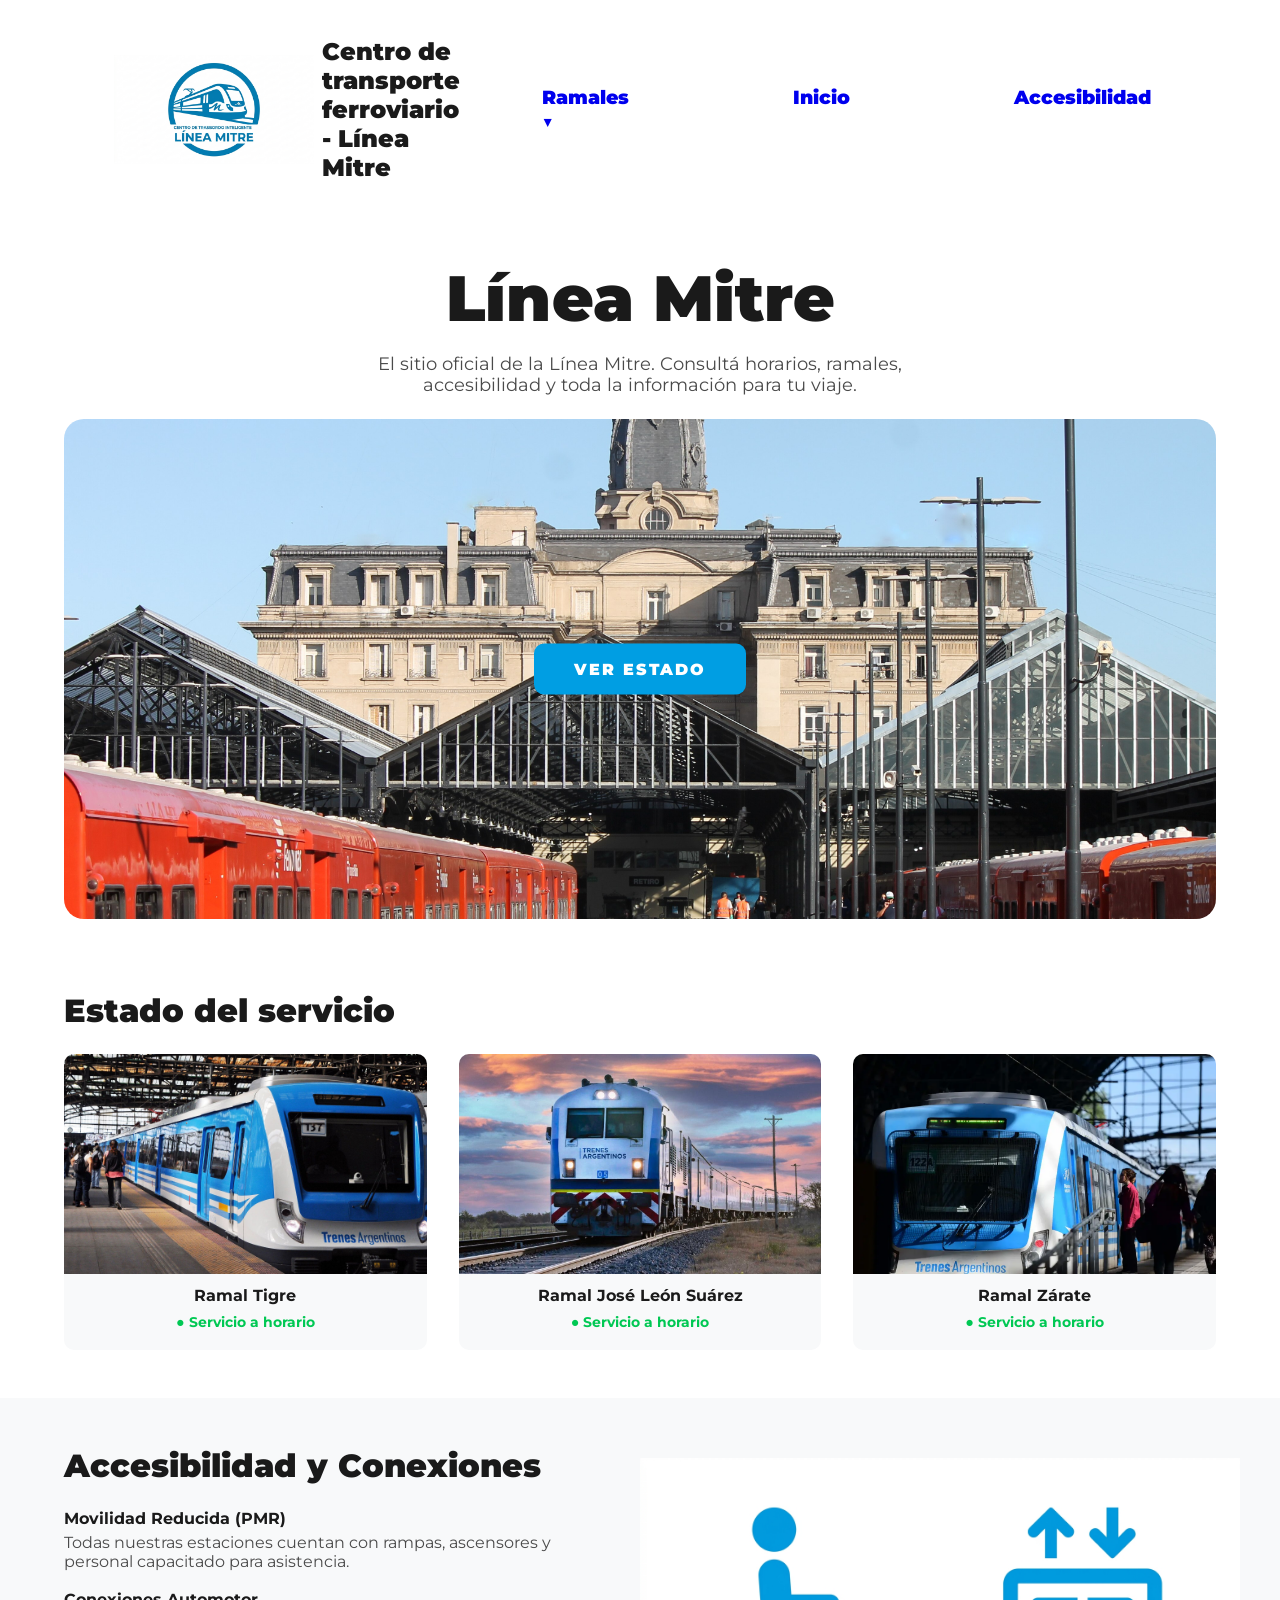
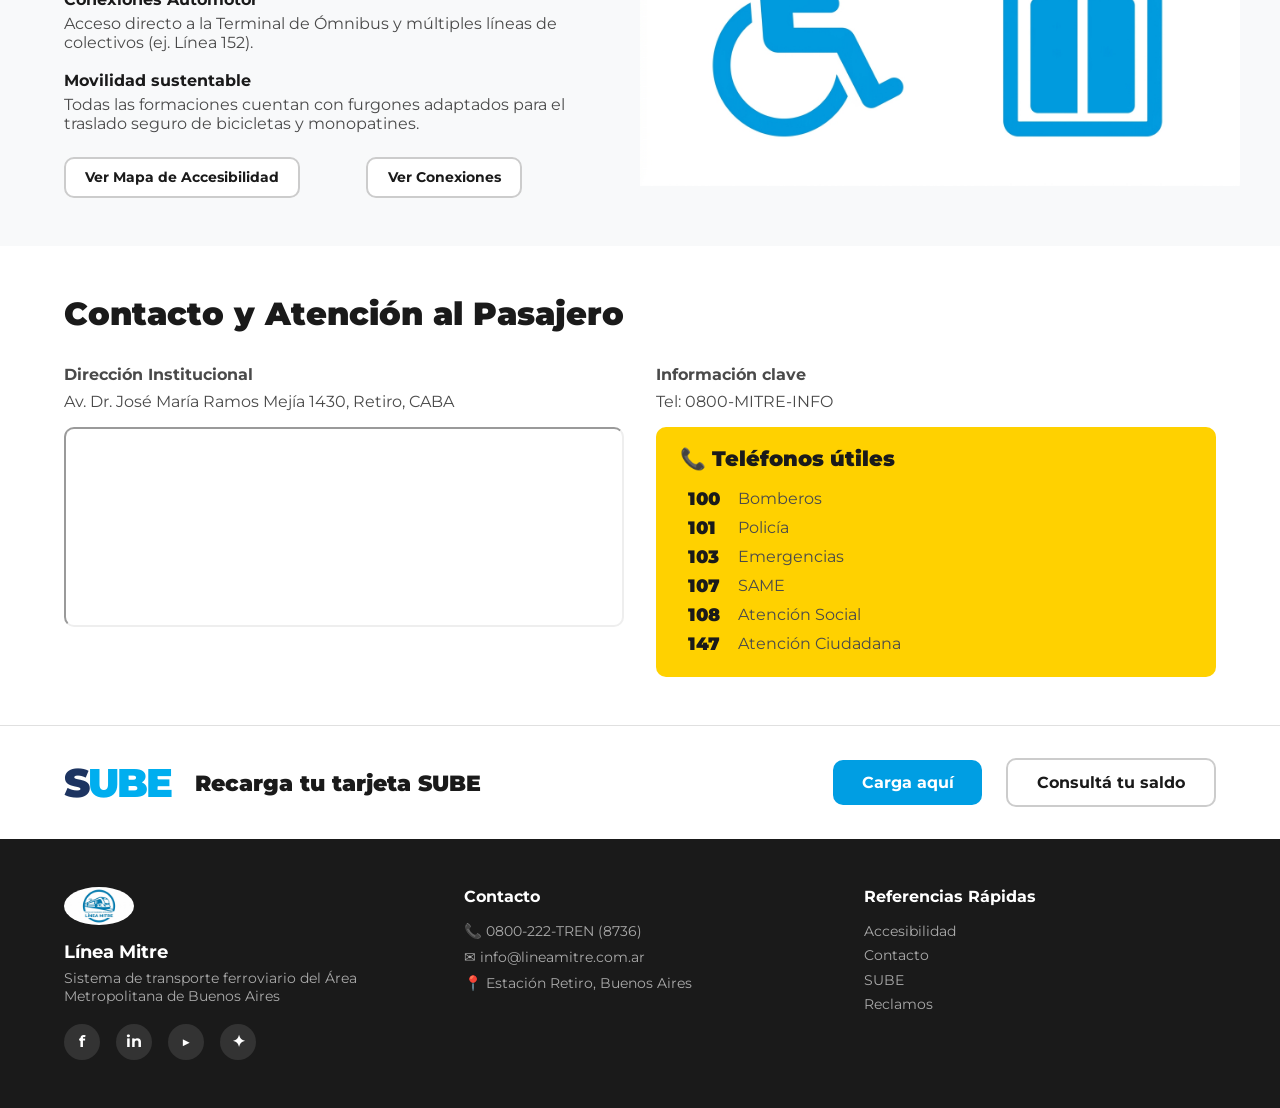
<file: index.html>
<!DOCTYPE html>
<html lang="es">
<head>
    <meta charset="UTF-8">
    <meta name="viewport" content="width=device-width, initial-scale=1.0">
    <link rel="stylesheet" href="css/styles.css">
    <title>Línea Mitre</title>
</head>
<body>
    <header>
        <nav>
            <img id="img1" src="img/Gemini_Generated_Image_.png" alt="Línea Mitre">
            <h1>Centro de transporte ferroviario - Línea Mitre</h1>
            <ul>
                <li class="dropdown">
                    <a href="#" class="dropbtn">Ramales ▼</a>
                    <div class="dropdown-content">
                        <a href="https://facubrito.github.io/sitio_tren/#inicio" target="_blank">José León Suárez</a>
                        <a href="ramal-capilla.html">Capilla del Señor</a>
                        <a href="https://rafaelmontanerpt.github.io/RamalZarateTP/" target="_blank">Zárate</a>
                        <a href="https://crossiuade.github.io/ramalbartolomemitre/index.html" target="_blank">Bartolomé Mitre</a>
                        <a href="https://katydweb.github.io/Ramal_Tigre/" target="_blank">Tigre</a>
                    </div>

                </li>
                <li><a href="index.html">Inicio</a></li>
                <li><a href="accesibilidad.html">Accesibilidad</a></li>
                <li><a href="contacto.html">Contacto</a></li>
                <li id="SUBE"><a href="sube.html">SUBE</a></li>
            </ul>
        </nav>
    </header>

    <main>
        <section id="hero">
            <h1>Línea Mitre</h1>
            <p>El sitio oficial de la Línea Mitre. Consultá horarios, ramales, accesibilidad y toda la información para tu viaje.</p>
            <div id="hero-img">
                <img src="img/Retiro_station_of_Belgrano_Norte_line_in_Buenos_Aires.jpg" alt="Estación Retiro - Línea Mitre">
                <button id="btn-horarios" onclick="document.getElementById('estado').scrollIntoView({behavior:'smooth'})">VER ESTADO</button>
            </div>
        </section>

        <section id="estado">
            <h2>Estado del servicio</h2>
            <div id="tarjetas-estado">
                <div class="tarjeta-ramal">
                    <img src="img/35YLO4O5HFCAJNLI3PYDRDZSFM.jpg" alt="Ramal Tigre">
                    <p>Ramal Tigre</p>
                    <span class="badge-operativo">● Servicio a horario</span>
                </div>
                <div class="tarjeta-ramal">
                    <img src="img/618539c0621b9.jpeg" alt="Ramal José León Suárez">
                    <p>Ramal José León Suárez</p>
                    <span class="badge-operativo">● Servicio a horario</span>
                </div>
                <div class="tarjeta-ramal">
                    <img src="img/tren-zarate.webp" alt="Ramal Zárate">
                    <p>Ramal Zárate</p>
                    <span class="badge-operativo">● Servicio a horario</span>
                </div>
            </div>
        </section>

        <section id="accesibilidad">
            <div id="acc-texto">
                <h2>Accesibilidad y Conexiones</h2>
                <h4>Movilidad Reducida (PMR)</h4>
                <p>Todas nuestras estaciones cuentan con rampas, ascensores y personal capacitado para asistencia.</p>
                <h4>Conexiones Automotor</h4>
                <p>Acceso directo a la Terminal de Ómnibus y múltiples líneas de colectivos (ej. Línea 152).</p>
                <h4>Movilidad sustentable</h4>
                <p>Todas las formaciones cuentan con furgones adaptados para el traslado seguro de bicicletas y monopatines.</p>
                <div id="acc-botones">
                    <a href="accesibilidad.html" class="btn-outline">Ver Mapa de Accesibilidad</a>
                    <a href="accesibilidad.html#conexiones" class="btn-outline">Ver Conexiones</a>
                </div>
            </div>
            <div id="acc-img">
                <img src="img/watermarked_img_5487949006208809972.png" alt="Accesibilidad Línea Mitre">
            </div>
        </section>

        <section id="contacto-home">
            <h2>Contacto y Atención al Pasajero</h2>
            <div id="contacto-grid">
                <div id="contacto-dir">
                    <p><strong>Dirección Institucional</strong></p>
                    <p>Av. Dr. José María Ramos Mejía 1430, Retiro, CABA</p>
                    <iframe
                        id="mapa-retiro"
                        src="https://www.google.com/maps/embed?pb=!1m18!1m12!1m3!1d3284.225573437175!2d-58.37731772426027!3d-34.5984639572237!2m3!1f0!2f0!3f0!3m2!1i1024!2i768!4f13.1!3m3!1m2!1s0x95bccab5d5db910f%3A0xc66085dbb13b7a5a!2sEstaci%C3%B3n%20Retiro%20Mitre!5e0!3m2!1ses-419!2sar!4v1719623456789!5m2!1ses-419!2sar"
                        allowfullscreen="" loading="lazy" referrerpolicy="no-referrer-when-downgrade">
                    </iframe>
                </div>
                <div id="contacto-info">
                    <p><strong>Información clave</strong></p>
                    <p>Tel: 0800-MITRE-INFO</p>
                    <div id="telefonos-utiles">
                        <h3>📞 Teléfonos útiles</h3>
                        <table>
                            <tbody>
                                <tr><td class="num-emergencia">100</td><td>Bomberos</td></tr>
                                <tr><td class="num-emergencia">101</td><td>Policía</td></tr>
                                <tr><td class="num-emergencia">103</td><td>Emergencias</td></tr>
                                <tr><td class="num-emergencia">107</td><td>SAME</td></tr>
                                <tr><td class="num-emergencia">108</td><td>Atención Social</td></tr>
                                <tr><td class="num-emergencia">147</td><td>Atención Ciudadana</td></tr>
                            </tbody>
                        </table>
                    </div>
                </div>
            </div>
        </section>
    </main>

    <section id="banner-sube">
        <p id="sube-logo-text"><span>S</span>UBE</p>
        <p id="banner-sube-titulo">Recarga tu tarjeta SUBE</p>
        <a href="sube.html" class="btn-sube-carga">Carga aquí</a>
        <a href="sube.html" class="btn-sube-saldo">Consultá tu saldo</a>
    </section>

    <footer id="footer-dark">
        <div id="footer-marca">
            <img id="footer-logo" src="img/Gemini_Generated_Image_.png" alt="Línea Mitre">
            <p><strong>Línea Mitre</strong></p>
            <p>Sistema de transporte ferroviario del Área Metropolitana de Buenos Aires</p>
            <div id="footer-social">
                <a href="#" aria-label="Facebook">f</a>
                <a href="#" aria-label="LinkedIn">in</a>
                <a href="#" aria-label="YouTube">▶</a>
                <a href="#" aria-label="Instagram">✦</a>
            </div>
        </div>
        <div class="footer-col-dark">
            <h4>Contacto</h4>
            <p>📞 0800-222-TREN (8736)</p>
            <p>✉ info@lineamitre.com.ar</p>
            <p>📍 Estación Retiro, Buenos Aires</p>
        </div>
        <div class="footer-col-dark">
            <h4>Referencias Rápidas</h4>
            <a href="accesibilidad.html">Accesibilidad</a>
            <a href="contacto.html">Contacto</a>
            <a href="sube.html">SUBE</a>
            <a href="contacto.html">Reclamos</a>
        </div>
    </footer>
    <script src="JS/nav.js"></script>
</body>
</html>
</file>
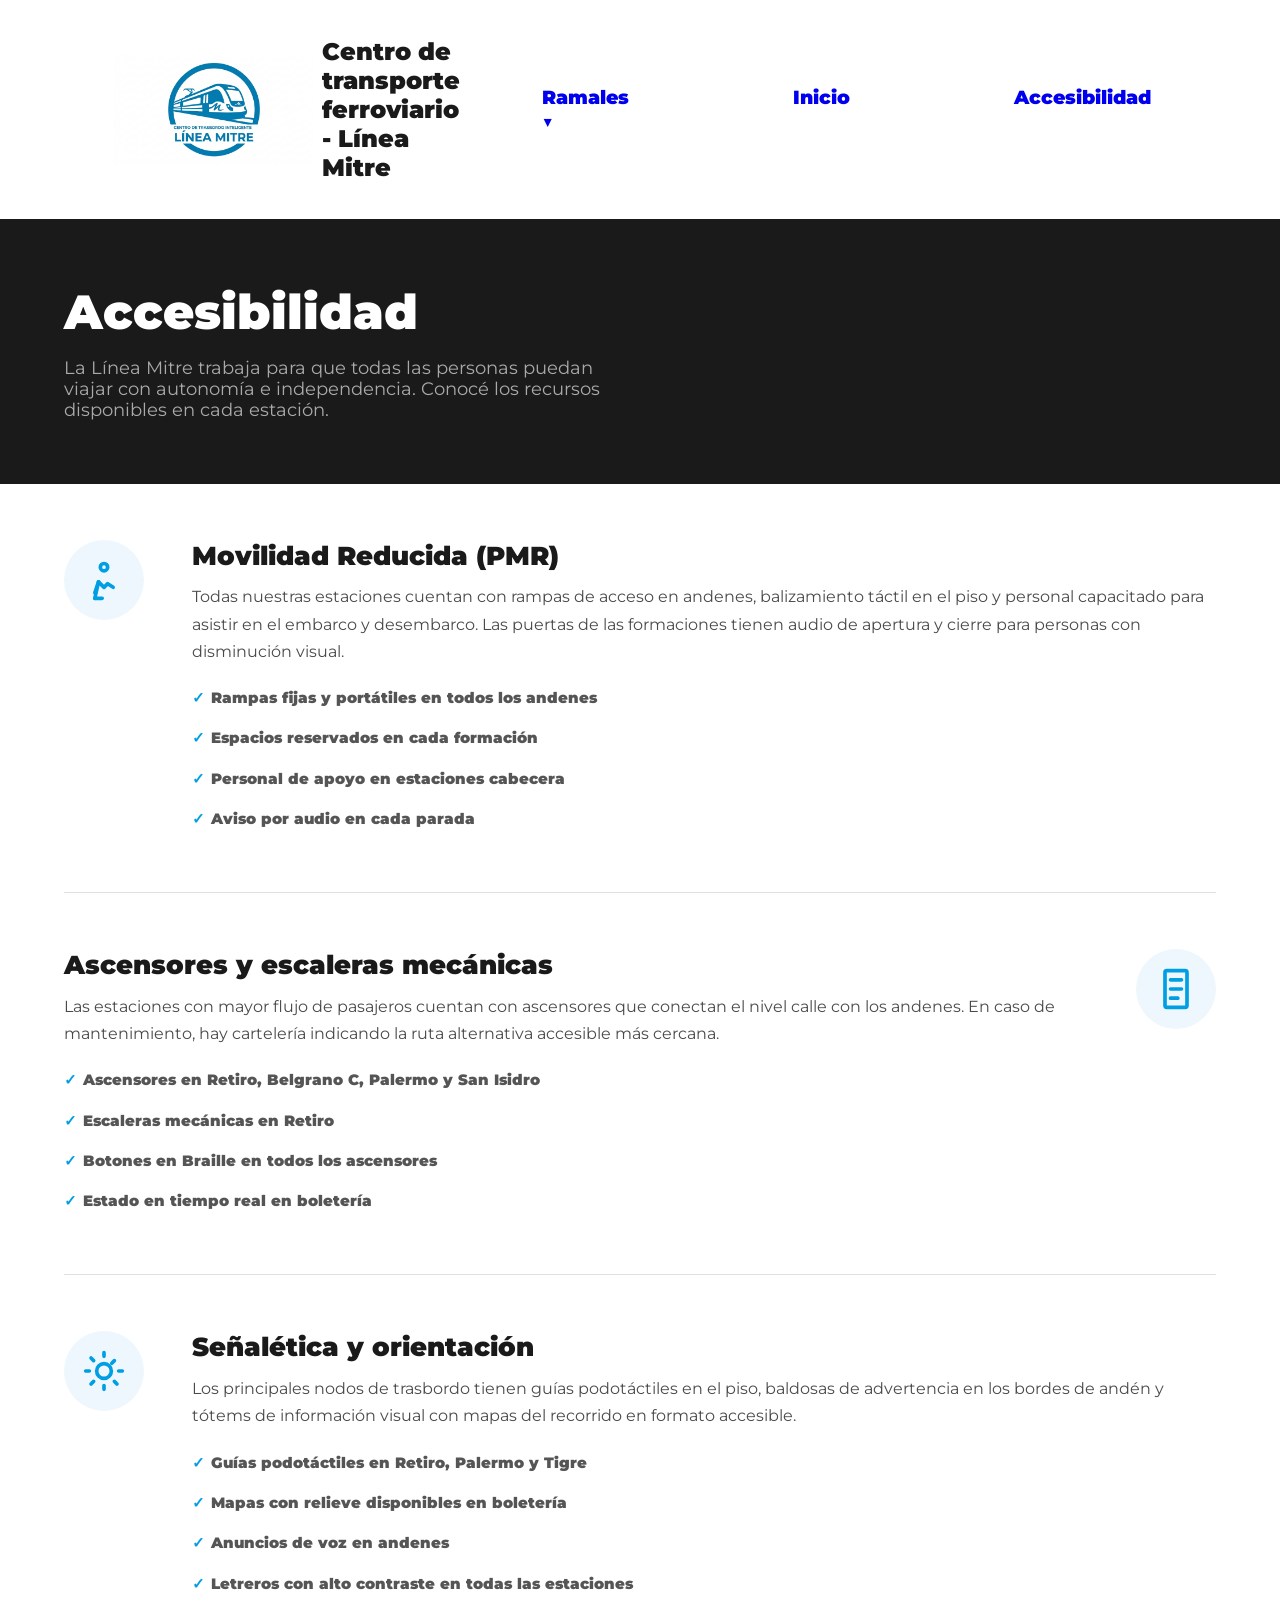
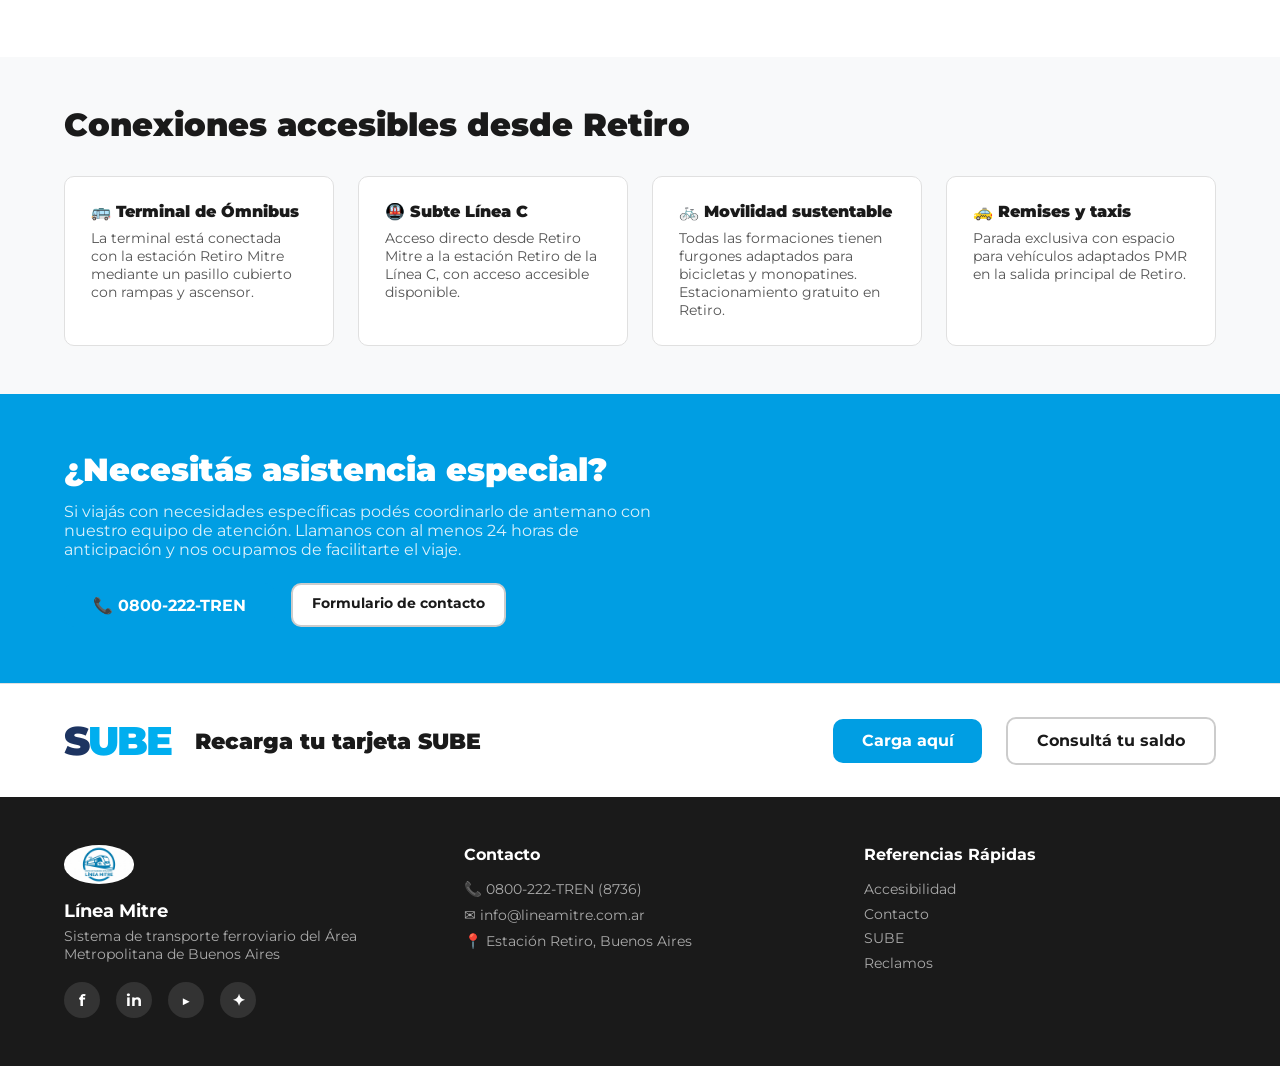
<file: accesibilidad.html>
<!DOCTYPE html>
<html lang="es">
<head>
    <meta charset="UTF-8">
    <meta name="viewport" content="width=device-width, initial-scale=1.0">
    <link rel="stylesheet" href="css/styles.css">
    <title>Accesibilidad - Línea Mitre</title>
</head>
<body>
    <header>
        <nav>
            <img id="img1" src="img/Gemini_Generated_Image_.png" alt="Línea Mitre">
            <h1>Centro de transporte ferroviario - Línea Mitre</h1>
            <ul>
                <li class="dropdown">
                    <a href="#" class="dropbtn">Ramales ▼</a>
                    <div class="dropdown-content">
                        <a href="https://facubrito.github.io/sitio_tren/#inicio">José León Suárez</a>
                        <a href="ramal-capilla.html">Capilla del Señor</a>
                        <a href="https://rafaelmontanerpt.github.io/RamalZarateTP/">Zárate</a>
                        <a href="https://crossiuade.github.io/ramalbartolomemitre/index.html">Bartolomé Mitre</a>
                        <a href="https://katydweb.github.io/Ramal_Tigre/" target="_blank">Tigre</a>
                    </div>
                </li>
                <li><a href="index.html">Inicio</a></li>
                <li><a href="accesibilidad.html">Accesibilidad</a></li>
                <li><a href="contacto.html">Contacto</a></li>
                <li id="SUBE"><a href="sube.html">SUBE</a></li>
            </ul>
        </nav>
    </header>

    <main>
        <section id="acc-hero">
            <div id="acc-hero-inner">
                <h1>Accesibilidad</h1>
                <p>La Línea Mitre trabaja para que todas las personas puedan viajar con autonomía e independencia. Conocé los recursos disponibles en cada estación.</p>
            </div>
        </section>

        <section id="acc-destacados">
            <div class="acc-item">
                <div class="acc-icono-grande">
                    <svg viewBox="0 0 24 24" fill="none" stroke="#009EE3" stroke-width="2" stroke-linecap="round" stroke-linejoin="round">
                        <circle cx="12" cy="5" r="2"/>
                        <path d="M7 22l2-9 3 3 2-2 3 2"/>
                        <path d="M9 13l-2 6"/>
                        <path d="M7 22h4"/>
                    </svg>
                </div>
                <div class="acc-item-texto">
                    <h2>Movilidad Reducida (PMR)</h2>
                    <p>Todas nuestras estaciones cuentan con rampas de acceso en andenes, balizamiento táctil en el piso y personal capacitado para asistir en el embarco y desembarco. Las puertas de las formaciones tienen audio de apertura y cierre para personas con disminución visual.</p>
                    <ul class="acc-lista">
                        <li>Rampas fijas y portátiles en todos los andenes</li>
                        <li>Espacios reservados en cada formación</li>
                        <li>Personal de apoyo en estaciones cabecera</li>
                        <li>Aviso por audio en cada parada</li>
                    </ul>
                </div>
            </div>

            <div class="acc-item invertido">
                <div class="acc-icono-grande">
                    <svg viewBox="0 0 24 24" fill="none" stroke="#009EE3" stroke-width="2" stroke-linecap="round" stroke-linejoin="round">
                        <rect x="6" y="2" width="12" height="20" rx="1"/>
                        <path d="M9 7h6M9 12h6M9 17h4"/>
                    </svg>
                </div>
                <div class="acc-item-texto">
                    <h2>Ascensores y escaleras mecánicas</h2>
                    <p>Las estaciones con mayor flujo de pasajeros cuentan con ascensores que conectan el nivel calle con los andenes. En caso de mantenimiento, hay cartelería indicando la ruta alternativa accesible más cercana.</p>
                    <ul class="acc-lista">
                        <li>Ascensores en Retiro, Belgrano C, Palermo y San Isidro</li>
                        <li>Escaleras mecánicas en Retiro</li>
                        <li>Botones en Braille en todos los ascensores</li>
                        <li>Estado en tiempo real en boletería</li>
                    </ul>
                </div>
            </div>

            <div class="acc-item">
                <div class="acc-icono-grande">
                    <svg viewBox="0 0 24 24" fill="none" stroke="#009EE3" stroke-width="2" stroke-linecap="round" stroke-linejoin="round">
                        <path d="M2 12h2M20 12h2M12 2v2M12 20v2"/>
                        <circle cx="12" cy="12" r="4"/>
                        <path d="M4.93 4.93l1.41 1.41M17.66 17.66l1.41 1.41M17.66 6.34l-1.41 1.41M4.93 19.07l1.41-1.41"/>
                    </svg>
                </div>
                <div class="acc-item-texto">
                    <h2>Señalética y orientación</h2>
                    <p>Los principales nodos de trasbordo tienen guías podotáctiles en el piso, baldosas de advertencia en los bordes de andén y tótems de información visual con mapas del recorrido en formato accesible.</p>
                    <ul class="acc-lista">
                        <li>Guías podotáctiles en Retiro, Palermo y Tigre</li>
                        <li>Mapas con relieve disponibles en boletería</li>
                        <li>Anuncios de voz en andenes</li>
                        <li>Letreros con alto contraste en todas las estaciones</li>
                    </ul>
                </div>
            </div>
        </section>

        <section id="conexiones" style="background:#F8F9FA;padding:3rem 4rem">
            <h2 style="margin-bottom:2rem">Conexiones accesibles desde Retiro</h2>
            <div class="conexiones-grid">
                <div class="conexion-card">
                    <h3>🚌 Terminal de Ómnibus</h3>
                    <p>La terminal está conectada con la estación Retiro Mitre mediante un pasillo cubierto con rampas y ascensor.</p>
                </div>
                <div class="conexion-card">
                    <h3>🚇 Subte Línea C</h3>
                    <p>Acceso directo desde Retiro Mitre a la estación Retiro de la Línea C, con acceso accesible disponible.</p>
                </div>
                <div class="conexion-card">
                    <h3>🚲 Movilidad sustentable</h3>
                    <p>Todas las formaciones tienen furgones adaptados para bicicletas y monopatines. Estacionamiento gratuito en Retiro.</p>
                </div>
                <div class="conexion-card">
                    <h3>🚕 Remises y taxis</h3>
                    <p>Parada exclusiva con espacio para vehículos adaptados PMR en la salida principal de Retiro.</p>
                </div>
            </div>
        </section>

        <section id="acc-contacto">
            <h2>¿Necesitás asistencia especial?</h2>
            <p>Si viajás con necesidades específicas podés coordinarlo de antemano con nuestro equipo de atención. Llamanos con al menos 24 horas de anticipación y nos ocupamos de facilitarte el viaje.</p>
            <div style="display:flex;gap:1rem;margin-top:1.5rem;flex-wrap:wrap">
                <a href="tel:08002228736" class="btn-sube-carga">📞 0800-222-TREN</a>
                <a href="contacto.html" class="btn-outline">Formulario de contacto</a>
            </div>
        </section>
    </main>

    <section id="banner-sube">
        <p id="sube-logo-text"><span>S</span>UBE</p>
        <p id="banner-sube-titulo">Recarga tu tarjeta SUBE</p>
        <a href="sube.html" class="btn-sube-carga">Carga aquí</a>
        <a href="sube.html" class="btn-sube-saldo">Consultá tu saldo</a>
    </section>

    <footer id="footer-dark">
        <div id="footer-marca">
            <img id="footer-logo" src="img/Gemini_Generated_Image_.png" alt="Línea Mitre">
            <p><strong>Línea Mitre</strong></p>
            <p>Sistema de transporte ferroviario del Área Metropolitana de Buenos Aires</p>
            <div id="footer-social">
                <a href="#" aria-label="Facebook">f</a>
                <a href="#" aria-label="LinkedIn">in</a>
                <a href="#" aria-label="YouTube">▶</a>
                <a href="#" aria-label="Instagram">✦</a>
            </div>
        </div>
        <div class="footer-col-dark">
            <h4>Contacto</h4>
            <p>📞 0800-222-TREN (8736)</p>
            <p>✉ info@lineamitre.com.ar</p>
            <p>📍 Estación Retiro, Buenos Aires</p>
        </div>
        <div class="footer-col-dark">
            <h4>Referencias Rápidas</h4>
            <a href="accesibilidad.html">Accesibilidad</a>
            <a href="contacto.html">Contacto</a>
            <a href="sube.html">SUBE</a>
            <a href="contacto.html">Reclamos</a>
        </div>
    </footer>
    <script src="JS/nav.js"></script>
</body>
</html>
</file>
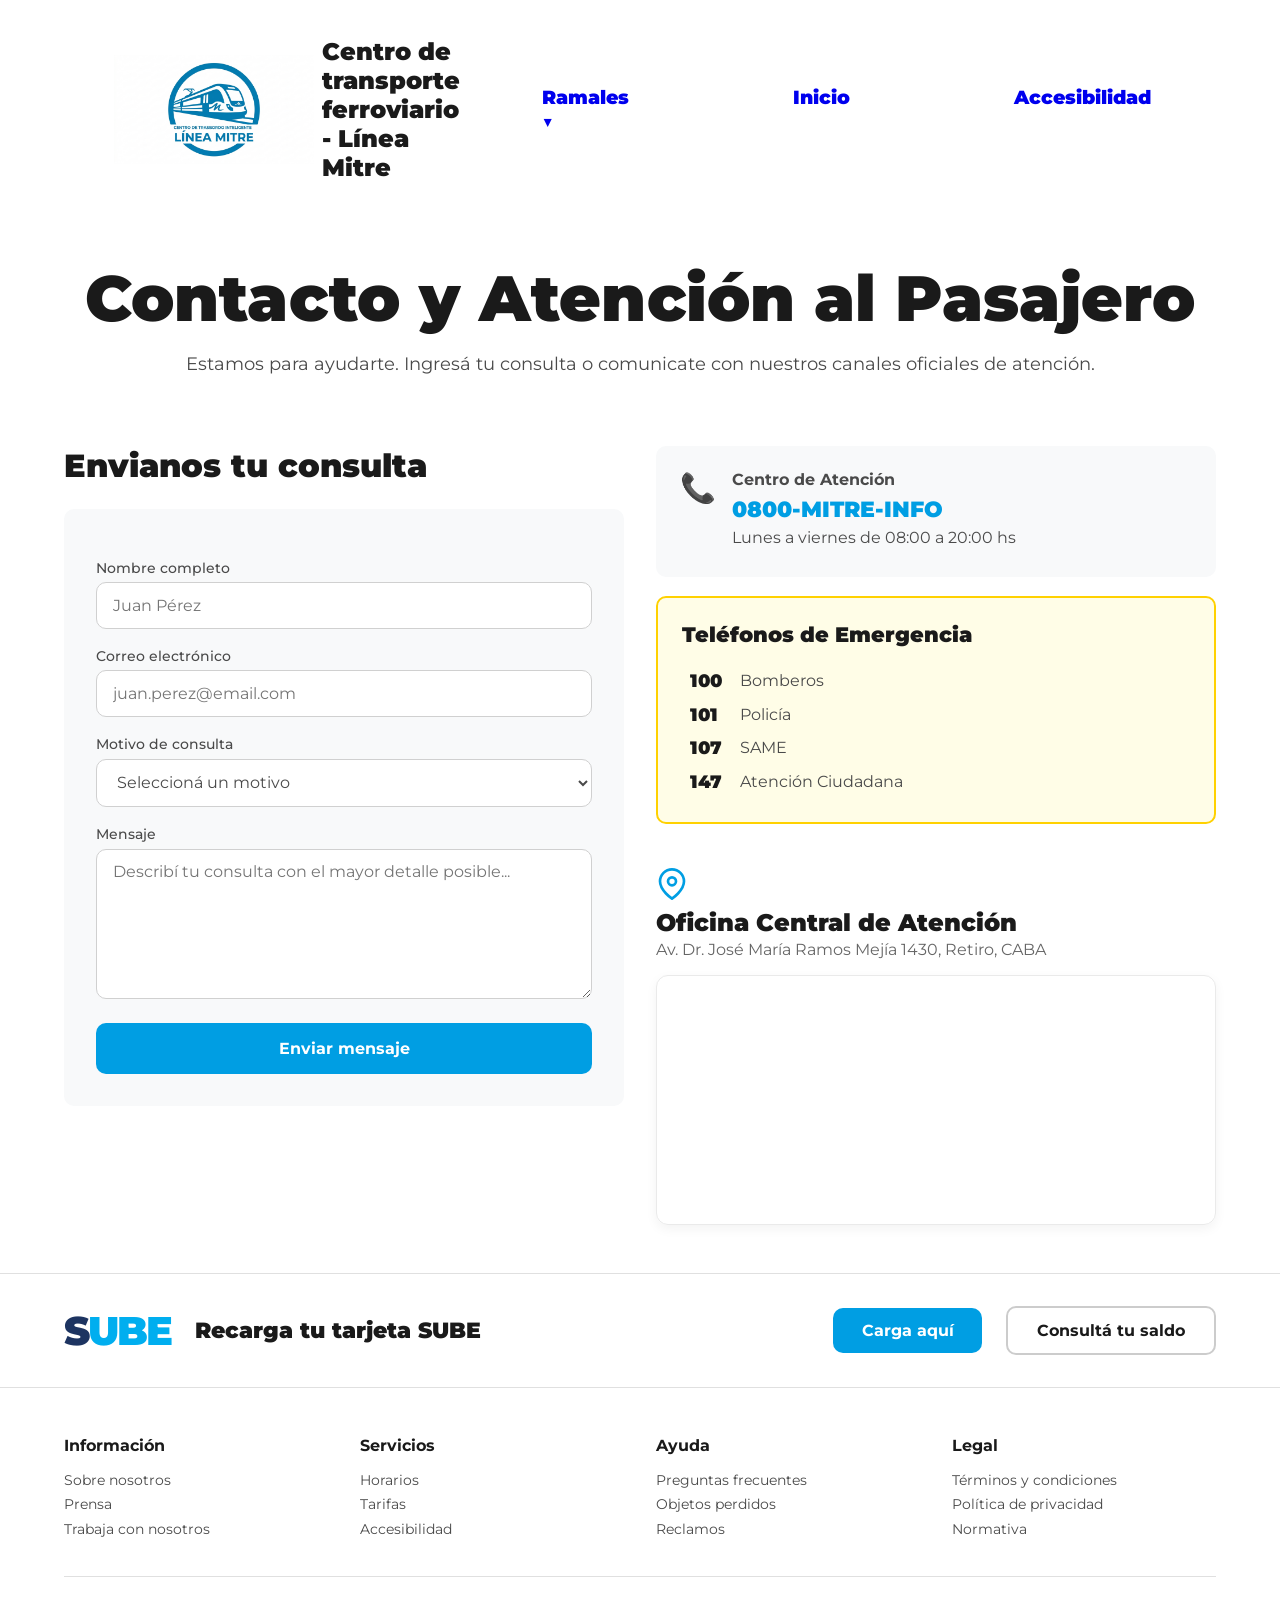
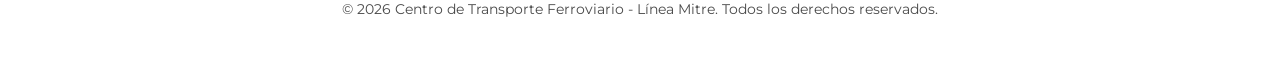
<file: contacto.html>
<!DOCTYPE html>
<html lang="es">
<head>
    <meta charset="UTF-8">
    <meta name="viewport" content="width=device-width, initial-scale=1.0">
    <link rel="stylesheet" href="css/styles.css">
    <title>Contacto - Línea Mitre</title>
</head>
<body>
    <header>
        <nav>
            <img id="img1" src="img/Gemini_Generated_Image_.png" alt="Línea Mitre">
            <h1>Centro de transporte ferroviario - Línea Mitre</h1>
<ul>
                <li class="dropdown">
                    <a href="#" class="dropbtn">Ramales ▼</a>
                    <div class="dropdown-content">
                        <a href="https://facubrito.github.io/sitio_tren/#inicio">José León Suárez</a>
                        <a href="ramal-capilla.html">Capilla del Señor</a>
                        <a href="https://rafaelmontanerpt.github.io/RamalZarateTP/">Zárate</a>
                        <a href="https://crossiuade.github.io/ramalbartolomemitre/index.html">Bartolomé Mitre</a>
                        <a href="https://katydweb.github.io/Ramal_Tigre/" target="_blank">Tigre</a>
                    </div>
                </li>
                <li><a href="index.html">Inicio</a></li>
                <li><a href="accesibilidad.html">Accesibilidad</a></li>
                <li><a href="contacto.html">Contacto</a></li>
                <li id="SUBE"><a href="sube.html">SUBE</a></li>
            </ul>
        </nav>
    </header>

    <main>
        <section id="contacto-header">
            <h1>Contacto y Atención al Pasajero</h1>
            <p>Estamos para ayudarte. Ingresá tu consulta o comunicate con nuestros canales oficiales de atención.</p>
        </section>

        <section id="contacto-main">
            <div id="form-col">
                <h2>Envianos tu consulta</h2>
                <div id="form-contacto">
                    <label>Nombre completo</label>
                    <input type="text" id="input-nombre" placeholder="Juan Pérez">
                    <label>Correo electrónico</label>
                    <input type="email" id="input-email" placeholder="juan.perez@email.com">
                    <label>Motivo de consulta</label>
                    <select id="input-motivo">
                        <option value="">Seleccioná un motivo</option>
                        <option>Horarios</option>
                        <option>Accesibilidad</option>
                        <option>Objetos perdidos</option>
                        <option>Reclamos</option>
                        <option>Otros</option>
                    </select>
                    <label>Mensaje</label>
                    <textarea id="input-mensaje" placeholder="Describí tu consulta con el mayor detalle posible..."></textarea>
                    <button id="btn-enviar" onclick="enviarFormulario()">Enviar mensaje</button>
                </div>
            </div>

            <div id="info-col">
                <div class="tarjeta-contacto">
                    <span class="icono-tarjeta">📞</span>
                    <div>
                        <p><strong>Centro de Atención</strong></p>
                        <h2 id="tel-principal">0800-MITRE-INFO</h2>
                        <p>Lunes a viernes de 08:00 a 20:00 hs</p>
                    </div>
                </div>

                <div id="telefonos-emergencia">
                    <h3>Teléfonos de Emergencia</h3>
                    <table>
                        <tbody>
                            <tr><td class="num-emergencia">100</td><td>Bomberos</td></tr>
                            <tr><td class="num-emergencia">101</td><td>Policía</td></tr>
                            <tr><td class="num-emergencia">107</td><td>SAME</td></tr>
                            <tr><td class="num-emergencia">147</td><td>Atención Ciudadana</td></tr>
                        </tbody>
                    </table>
                </div>

<div class="tarjeta-oficina">
    <div class="tarjeta-oficina-header">
        <div class="icono-ubicacion">
            <svg xmlns="http://www.w3.org/2000/svg" width="28" height="28" viewBox="0 0 24 24" fill="none" stroke="#009EE3" stroke-width="2" stroke-linecap="round" stroke-linejoin="round">
                <path d="M21 10c0 7-9 13-9 13s-9-6-9-13a9 9 0 0 1 18 0z"></path>
                <circle cx="12" cy="10" r="3"></circle>
            </svg>
        </div>
        
        <div class="texto-oficina">
            <h3>Oficina Central de Atención</h3>
            <p>Av. Dr. José María Ramos Mejía 1430, Retiro, CABA</p>
        </div>
    </div>
    
    <iframe 
        class="img-oficina-card" 
        src="https://www.google.com/maps/embed?pb=!1m18!1m12!1m3!1d3283.8214303350346!2d-58.3773176!3d-34.5910129!2m3!1f0!2f0!3f0!3m2!1i1024!2i768!4f13.1!3m3!1m2!1s0x95bccab5e2528157%3A0x63359d9972b22ec6!2sEstaci%C3%B3n%20Retiro%20Mitre!5e0!3m2!1ses!2sar!4v1714523091107!5m2!1ses!2sar" 
        allowfullscreen="" 
        loading="lazy" 
        referrerpolicy="no-referrer-when-downgrade">
    </iframe>
</div>
            </div>
        </section>
    </main>

    <section id="banner-sube">
        <p id="sube-logo-text"><span>S</span>UBE</p>
        <p id="banner-sube-titulo">Recarga tu tarjeta SUBE</p>
        <a href="sube.html" class="btn-sube-carga">Carga aquí</a>
        <a href="sube.html" class="btn-sube-saldo">Consultá tu saldo</a>
    </section>

    <footer id="footer-light">
        <div id="footer-cols">
            <div class="footer-col">
                <h4>Información</h4>
                <a href="#">Sobre nosotros</a>
                <a href="#">Prensa</a>
                <a href="#">Trabaja con nosotros</a>
            </div>
            <div class="footer-col">
                <h4>Servicios</h4>
                <a href="#">Horarios</a>
                <a href="#">Tarifas</a>
                <a href="#">Accesibilidad</a>
            </div>
            <div class="footer-col">
                <h4>Ayuda</h4>
                <a href="#">Preguntas frecuentes</a>
                <a href="#">Objetos perdidos</a>
                <a href="#">Reclamos</a>
            </div>
            <div class="footer-col">
                <h4>Legal</h4>
                <a href="#">Términos y condiciones</a>
                <a href="#">Política de privacidad</a>
                <a href="#">Normativa</a>
            </div>
        </div>
        <p id="footer-copy">© 2026 Centro de Transporte Ferroviario - Línea Mitre. Todos los derechos reservados.</p>
    </footer>

    <script src="JS/contacto.js"></script>
    <script src="JS/nav.js"></script>
</body>
</html>
</file>
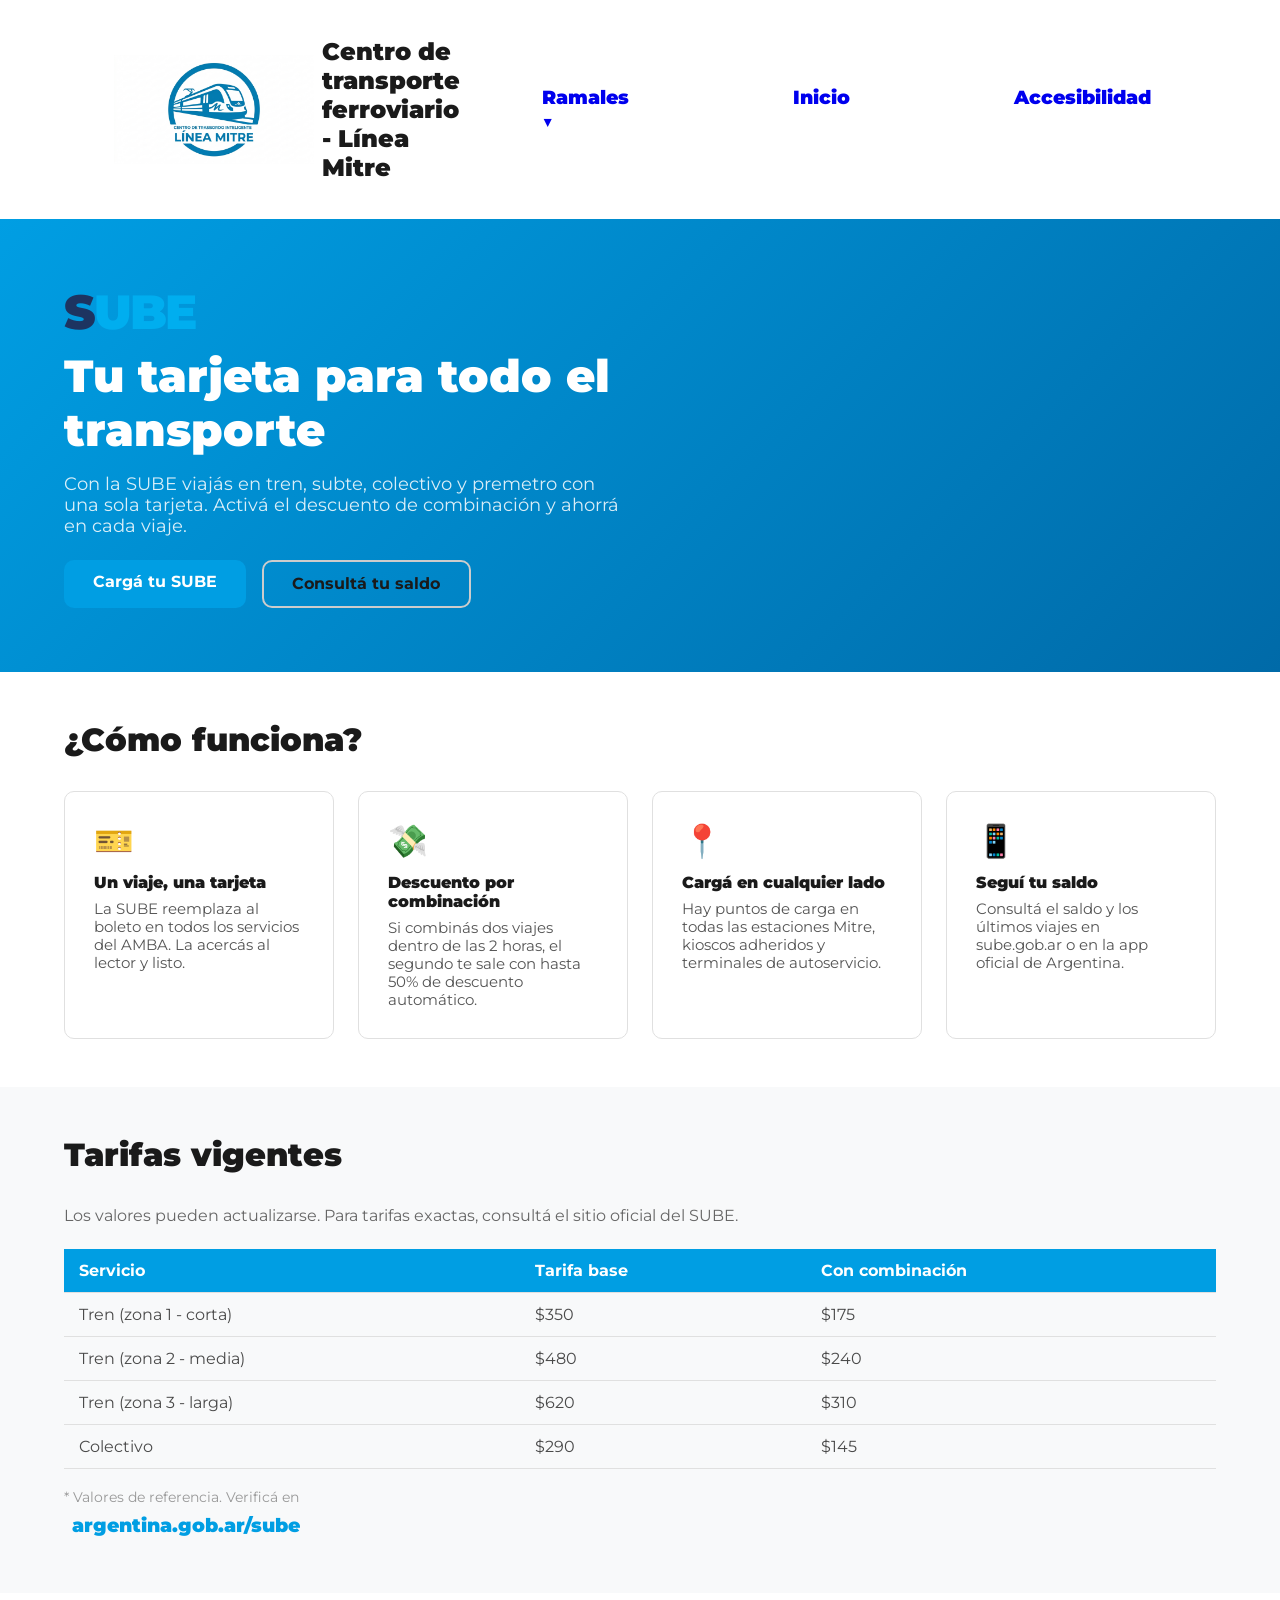
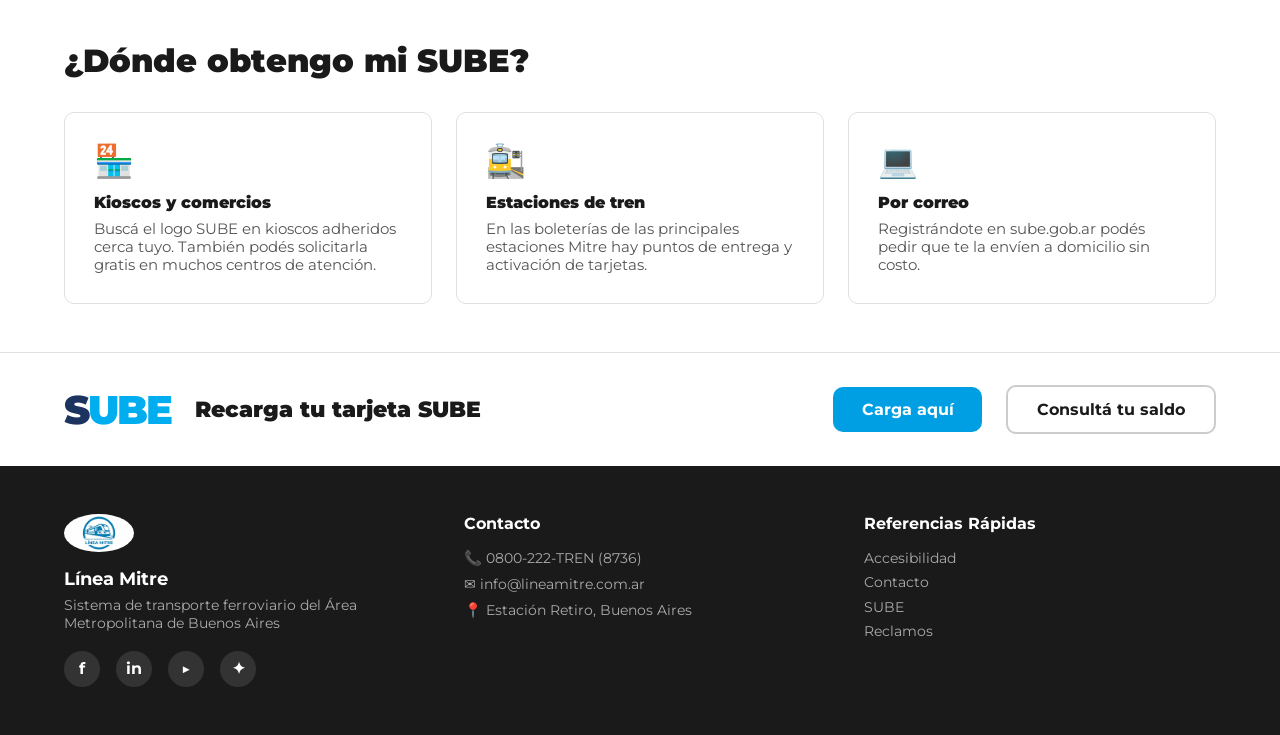
<file: sube.html>
<!DOCTYPE html>
<html lang="es">
<head>
    <meta charset="UTF-8">
    <meta name="viewport" content="width=device-width, initial-scale=1.0">
    <link rel="stylesheet" href="css/styles.css">
    <title>SUBE - Línea Mitre</title>
</head>
<body>
    <header>
        <nav>
            <img id="img1" src="img/Gemini_Generated_Image_.png" alt="Línea Mitre">
            <h1>Centro de transporte ferroviario - Línea Mitre</h1>
            <ul>
                <li class="dropdown">
                    <a href="#" class="dropbtn">Ramales ▼</a>
                    <div class="dropdown-content">
                        <a href="https://facubrito.github.io/sitio_tren/#inicio">José León Suárez</a>
                        <a href="ramal-capilla.html">Capilla del Señor</a>
                        <a href="https://rafaelmontanerpt.github.io/RamalZarateTP/">Zárate</a>
                        <a href="https://crossiuade.github.io/ramalbartolomemitre/index.html">Bartolomé Mitre</a>
                        <a href="https://katydweb.github.io/Ramal_Tigre/" target="_blank">Tigre</a>
                    </div>
                </li>
                <li><a href="index.html">Inicio</a></li>
                <li><a href="accesibilidad.html">Accesibilidad</a></li>
                <li><a href="contacto.html">Contacto</a></li>
                <li id="SUBE"><a href="sube.html">SUBE</a></li>
            </ul>
        </nav>
    </header>

    <main>
        <section id="sube-hero">
            <div id="sube-hero-inner">
                <p id="sube-logo-text" style="font-size:3rem;font-weight:900;letter-spacing:-2px;color:#00AEEF;margin-bottom:0.5rem"><span style="color:#1D3461">S</span>UBE</p>
                <h1>Tu tarjeta para todo el transporte</h1>
                <p>Con la SUBE viajás en tren, subte, colectivo y premetro con una sola tarjeta. Activá el descuento de combinación y ahorrá en cada viaje.</p>
                <div style="display:flex;gap:1rem;margin-top:1.5rem;flex-wrap:wrap">
                    <a href="https://www.argentina.gob.ar/sube/carga-sube" target="_blank" class="btn-sube-carga">Cargá tu SUBE</a>
                    <a href="https://www.argentina.gob.ar/sube/consulta-saldo" target="_blank" class="btn-sube-saldo">Consultá tu saldo</a>
                </div>
            </div>
        </section>

        <section id="sube-info">
            <h2>¿Cómo funciona?</h2>
            <div class="sube-grid">
                <div class="sube-card">
                    <div class="sube-icono">🎫</div>
                    <h3>Un viaje, una tarjeta</h3>
                    <p>La SUBE reemplaza al boleto en todos los servicios del AMBA. La acercás al lector y listo.</p>
                </div>
                <div class="sube-card">
                    <div class="sube-icono">💸</div>
                    <h3>Descuento por combinación</h3>
                    <p>Si combinás dos viajes dentro de las 2 horas, el segundo te sale con hasta 50% de descuento automático.</p>
                </div>
                <div class="sube-card">
                    <div class="sube-icono">📍</div>
                    <h3>Cargá en cualquier lado</h3>
                    <p>Hay puntos de carga en todas las estaciones Mitre, kioscos adheridos y terminales de autoservicio.</p>
                </div>
                <div class="sube-card">
                    <div class="sube-icono">📱</div>
                    <h3>Seguí tu saldo</h3>
                    <p>Consultá el saldo y los últimos viajes en sube.gob.ar o en la app oficial de Argentina.</p>
                </div>
            </div>
        </section>

        <section id="sube-tarifas">
            <h2>Tarifas vigentes</h2>
            <p style="color:#666;margin-bottom:1.5rem">Los valores pueden actualizarse. Para tarifas exactas, consultá el sitio oficial del SUBE.</p>
            <table>
                <thead>
                    <tr>
                        <th>Servicio</th>
                        <th>Tarifa base</th>
                        <th>Con combinación</th>
                    </tr>
                </thead>
                <tbody>
                    <tr>
                        <td>Tren (zona 1 - corta)</td>
                        <td>$350</td>
                        <td>$175</td>
                    </tr>
                    <tr>
                        <td>Tren (zona 2 - media)</td>
                        <td>$480</td>
                        <td>$240</td>
                    </tr>
                    <tr>
                        <td>Tren (zona 3 - larga)</td>
                        <td>$620</td>
                        <td>$310</td>
                    </tr>
                    <tr>
                        <td>Colectivo</td>
                        <td>$290</td>
                        <td>$145</td>
                    </tr>
                </tbody>
            </table>
            <p style="font-size:0.85rem;color:#999;margin-top:0.8rem">* Valores de referencia. Verificá en <a href="https://www.argentina.gob.ar/sube" target="_blank" style="color:#009EE3">argentina.gob.ar/sube</a></p>
        </section>

        <section id="sube-obtener">
            <h2>¿Dónde obtengo mi SUBE?</h2>
            <div class="sube-grid">
                <div class="sube-card">
                    <div class="sube-icono">🏪</div>
                    <h3>Kioscos y comercios</h3>
                    <p>Buscá el logo SUBE en kioscos adheridos cerca tuyo. También podés solicitarla gratis en muchos centros de atención.</p>
                </div>
                <div class="sube-card">
                    <div class="sube-icono">🚉</div>
                    <h3>Estaciones de tren</h3>
                    <p>En las boleterías de las principales estaciones Mitre hay puntos de entrega y activación de tarjetas.</p>
                </div>
                <div class="sube-card">
                    <div class="sube-icono">💻</div>
                    <h3>Por correo</h3>
                    <p>Registrándote en sube.gob.ar podés pedir que te la envíen a domicilio sin costo.</p>
                </div>
            </div>
        </section>
    </main>

    <section id="banner-sube">
        <p id="sube-logo-text"><span>S</span>UBE</p>
        <p id="banner-sube-titulo">Recarga tu tarjeta SUBE</p>
        <a href="https://www.argentina.gob.ar/sube/carga-sube" target="_blank" class="btn-sube-carga">Carga aquí</a>
        <a href="https://www.argentina.gob.ar/sube/consulta-saldo" target="_blank" class="btn-sube-saldo">Consultá tu saldo</a>
    </section>

    <footer id="footer-dark">
        <div id="footer-marca">
            <img id="footer-logo" src="img/Gemini_Generated_Image_.png" alt="Línea Mitre">
            <p><strong>Línea Mitre</strong></p>
            <p>Sistema de transporte ferroviario del Área Metropolitana de Buenos Aires</p>
            <div id="footer-social">
                <a href="#" aria-label="Facebook">f</a>
                <a href="#" aria-label="LinkedIn">in</a>
                <a href="#" aria-label="YouTube">▶</a>
                <a href="#" aria-label="Instagram">✦</a>
            </div>
        </div>
        <div class="footer-col-dark">
            <h4>Contacto</h4>
            <p>📞 0800-222-TREN (8736)</p>
            <p>✉ info@lineamitre.com.ar</p>
            <p>📍 Estación Retiro, Buenos Aires</p>
        </div>
        <div class="footer-col-dark">
            <h4>Referencias Rápidas</h4>
            <a href="accesibilidad.html">Accesibilidad</a>
            <a href="contacto.html">Contacto</a>
            <a href="sube.html">SUBE</a>
            <a href="contacto.html">Reclamos</a>
        </div>
    </footer>
    <script src="JS/nav.js"></script>
</body>
</html>
</file>
<file: css/styles.css>
@import url('https://fonts.googleapis.com/css2?family=Montserrat:wght@400;500;700;900&display=swap');

* {
    margin: 0;
    padding: 0;
    box-sizing: border-box;
}

header {
    margin: 0;
    padding: 0;
}

:root {
    --azul-sube: #009EE3;
    --fondo-tarjetas: #F8F9FA;
    --texto-titulos: #1A1A1A;
    --texto-parrafos: #4A4A4A;
    --verde-alerta: #00C853;
}

body {
    font-family: 'Montserrat', sans-serif;
    color: var(--texto-parrafos);
    background-color: #FFFFFF;
}

h1, h2, h3 {
    color: var(--texto-titulos);
    font-weight: 900;
}

h1 {
    font-size: 4rem;
}

h2 {
    font-size: 2rem;
}

h3 {
    font-size: 1.3rem;
}

nav {
    display: flex;
    justify-content: space-between;
    align-items: center;
    padding: 1.8rem 4rem;
}

nav h1, ul, li, a {
    display: flex;
    list-style: none;
    text-decoration: none;
    gap: 2rem;
    padding: 0.5rem;
    font-weight: 990;
    font-size: 1.2rem;
    margin-right: 50px;
}

nav h1 {
    font-size: 1.5rem;
}

#img1 {
    margin-left: 50px;
    width: 200px;
    height: auto;
}

#SUBE a {
    text-decoration: none;
    list-style: none;
    border-radius: 10px;
    background-color: #009EE3;
    color: white;
}

#inicio1 {
    display: flex;
    flex-wrap: wrap;
    justify-content: center;
    text-align: center;
    padding: 1.5rem 4rem;
    gap: 10px;
}

#destinos1 {
    display: flex;
    flex-wrap: wrap;
    justify-content: center;
    text-align: center;
    padding: 1.5rem 4rem;
    gap: 10px;
}

.carrusel1 img {
    position: relative;
    height: 500px;
    max-width: 700px;
    margin: 0 auto;
    border-radius: 10px;
}

.carrusel1 .img {
    display: none;
    width: 100%;
    height: 500px;
    object-fit: cover;
}

.carrusel1 .act {
    display: block;
}

.previo {
    left: 0;
}

.siguiente {
    right: 0;
}

table {
    width: 100%;
    border-collapse: collapse;
    margin: 20px 0;
}

th, td {
    padding: 12px 15px;
    text-align: left;
    border-bottom: 1px solid #e0e0e0;
}

th {
    background-color: var(--azul-sube);
    color: white;
}

.badge-pico {
    background-color: var(--verde-alerta);
    color: white;
    padding: 4px 12px;
    border-radius: 20px;
    font-size: 14px;
    font-weight: bold;
    display: inline-block;
}

.badge-valle {
    background-color: #0077b6;
    color: white;
    padding: 4px 12px;
    border-radius: 20px;
    font-size: 14px;
    font-weight: bold;
    display: inline-block;
}

#frecuencias {
    display: flex;
    flex-wrap: wrap;
    justify-content: center;
    text-align: center;
}

#frecuencias table {
    overflow: hidden;
    border-radius: 30px;
    border-width: 20px;
    margin: 2rem 4rem;
}

#hero {
    text-align: center;
    padding: 2.5rem 4rem 1.5rem;
}

#hero p {
    font-size: 1.1rem;
    color: var(--texto-parrafos);
    margin: 1rem auto 0;
    max-width: 600px;
}

#hero-img {
    position: relative;
    margin-top: 1.5rem;
}

#hero-img img {
    width: 100%;
    max-height: 500px;
    object-fit: cover;
    border-radius: 20px;
    display: block;
}

#btn-horarios {
    position: absolute;
    top: 50%;
    left: 50%;
    transform: translate(-50%, -50%);
    background-color: var(--azul-sube);
    color: white;
    border: none;
    border-radius: 10px;
    padding: 1rem 2.5rem;
    font-family: 'Montserrat', sans-serif;
    font-size: 1rem;
    font-weight: 900;
    letter-spacing: 2px;
    cursor: pointer;
}

#estado {
    padding: 3rem 4rem;
}

#estado h2 {
    margin-bottom: 1.5rem;
}

#tarjetas-estado {
    display: flex;
    gap: 2rem;
    flex-wrap: wrap;
}

.tarjeta-ramal {
    flex: 1;
    min-width: 200px;
    background-color: var(--fondo-tarjetas);
    border-radius: 10px;
    overflow: hidden;
    padding-bottom: 1.2rem;
    text-align: center;
}

.tarjeta-ramal img {
    width: 100%;
    height: 220px;
    object-fit: cover;
    display: block;
}

.tarjeta-ramal p {
    margin: 0.8rem 0 0.4rem;
    font-weight: 700;
    color: var(--texto-titulos);
    font-size: 1rem;
}

.badge-operativo {
    color: var(--verde-alerta);
    font-weight: 700;
    font-size: 0.9rem;
}

#accesibilidad {
    background-color: var(--fondo-tarjetas);
    display: flex;
    justify-content: space-between;
    align-items: center;
    padding: 3rem 4rem;
    gap: 3rem;
    flex-wrap: wrap;
}

#acc-texto {
    flex: 1;
    min-width: 300px;
}

#acc-texto h2 {
    margin-bottom: 1.5rem;
}

#acc-texto h4 {
    margin-top: 1.2rem;
    margin-bottom: 0.3rem;
    font-weight: 700;
    color: var(--texto-titulos);
    font-size: 1rem;
}

#acc-botones {
    display: flex;
    gap: 1rem;
    margin-top: 1.5rem;
    flex-wrap: wrap;
}

.btn-outline {
    border: 2px solid #CCCCCC;
    background-color: white;
    border-radius: 10px;
    padding: 0.6rem 1.2rem;
    font-family: 'Montserrat', sans-serif;
    font-size: 0.9rem;
    font-weight: 700;
    cursor: pointer;
    color: var(--texto-titulos);
}

#acc-img {
    display: flex;
    gap: 2rem;
    align-items: center;
    justify-content: center;
    flex: 1;
    min-width: 250px;
}

#acc-img img {
    width: 600px;
    height: auto;
    object-fit: contain;
}

#contacto-home {
    padding: 3rem 4rem;
}

#contacto-home h2 {
    margin-bottom: 2rem;
}

#contacto-grid {
    display: flex;
    gap: 2rem;
    flex-wrap: wrap;
}

#contacto-dir {
    flex: 1;
    min-width: 250px;
}

#contacto-dir p {
    margin-bottom: 0.5rem;
}

#mapa-retiro {
    width: 100%;
    height: 200px;
    object-fit: cover;
    border-radius: 10px;
    margin-top: 1rem;
    display: block;
}

#contacto-info {
    flex: 1;
    min-width: 250px;
}

#contacto-info p {
    margin-bottom: 0.5rem;
}

#telefonos-utiles {
    background-color: #FFD100;
    border-radius: 10px;
    padding: 1.2rem 1.5rem;
    margin-top: 1rem;
}

#telefonos-utiles h3 {
    margin-bottom: 0.8rem;
}

#telefonos-utiles table {
    border: none;
    margin: 0;
    width: 100%;
}

#telefonos-utiles td {
    border: none;
    padding: 0.25rem 0.5rem;
    background: none;
}

.num-emergencia {
    font-weight: 900;
    font-size: 1.1rem;
    color: var(--texto-titulos);
    width: 50px;
}

#banner-sube {
    display: flex;
    align-items: center;
    gap: 1.5rem;
    padding: 2rem 4rem;
    background-color: #FFFFFF;
    border-top: 1px solid #E0E0E0;
    flex-wrap: wrap;
}

#sube-logo-text {
    font-size: 2.5rem;
    font-weight: 900;
    letter-spacing: -2px;
    color: #00AEEF;
    margin-right: 0;
    padding: 0;
}

#sube-logo-text span {
    color: #1D3461;
}

#banner-sube-titulo {
    font-size: 1.4rem;
    font-weight: 900;
    color: var(--texto-titulos);
    flex: 1;
    margin-right: 0;
    padding: 0;
}

.btn-sube-carga {
    background-color: var(--azul-sube);
    color: white;
    text-decoration: none;
    padding: 0.8rem 1.8rem;
    border-radius: 10px;
    font-weight: 700;
    font-size: 1rem;
    margin-right: 0;
    display: inline-block;
}

.btn-sube-saldo {
    border: 2px solid #CCCCCC;
    color: var(--texto-titulos);
    text-decoration: none;
    padding: 0.8rem 1.8rem;
    border-radius: 10px;
    font-weight: 700;
    font-size: 1rem;
    margin-right: 0;
    display: inline-block;
}

#footer-dark {
    background-color: #1A1A1A;
    display: flex;
    gap: 3rem;
    padding: 3rem 4rem;
    flex-wrap: wrap;
}

#footer-marca {
    flex: 1;
    min-width: 200px;
}

#footer-logo {
    width: 70px;
    height: auto;
    border-radius: 50%;
    margin-bottom: 1rem;
    display: block;
}

#footer-marca p {
    color: #AAAAAA;
    margin-bottom: 0.4rem;
    font-size: 0.9rem;
    padding: 0;
    margin-right: 0;
}

#footer-marca strong {
    font-size: 1.1rem;
    color: white;
}

#footer-social {
    display: flex;
    gap: 1rem;
    margin-top: 1.2rem;
}

#footer-social a {
    color: white;
    font-weight: 700;
    text-decoration: none;
    font-size: 1rem;
    background-color: #333333;
    width: 36px;
    height: 36px;
    border-radius: 50%;
    display: flex;
    align-items: center;
    justify-content: center;
    margin-right: 0;
    padding: 0;
}

.footer-col-dark {
    flex: 1;
    min-width: 150px;
}

.footer-col-dark h4 {
    color: white;
    margin-bottom: 1rem;
    font-size: 1rem;
}

.footer-col-dark p {
    color: #AAAAAA;
    font-size: 0.9rem;
    margin-bottom: 0.5rem;
    padding: 0;
    margin-right: 0;
}

.footer-col-dark a {
    color: #AAAAAA;
    font-size: 0.9rem;
    text-decoration: none;
    display: block;
    margin-bottom: 0.4rem;
    font-weight: 400;
    margin-right: 0;
    padding: 0;
}

#contacto-header {
    text-align: center;
    padding: 2.5rem 4rem;
}

#contacto-header p {
    margin-top: 1rem;
    font-size: 1.1rem;
    color: var(--texto-parrafos);
    padding: 0;
    margin-right: 0;
}

#contacto-main {
    display: flex;
    gap: 2rem;
    padding: 2rem 4rem 3rem;
    flex-wrap: wrap;
    align-items: flex-start;
}

#form-col {
    flex: 1;
    min-width: 280px;
}

#form-col h2 {
    margin-bottom: 1.5rem;
}

#form-contacto {
    background-color: var(--fondo-tarjetas);
    border-radius: 10px;
    padding: 2rem;
}

#form-contacto label {
    display: block;
    font-size: 0.85rem;
    color: var(--texto-parrafos);
    margin-top: 1.2rem;
    margin-bottom: 0.4rem;
    font-weight: 500;
    padding: 0;
    margin-right: 0;
}

#form-contacto input,
#form-contacto select,
#form-contacto textarea {
    width: 100%;
    padding: 0.8rem 1rem;
    border: 1.5px solid #D0D0D0;
    border-radius: 10px;
    font-family: 'Montserrat', sans-serif;
    font-size: 1rem;
    color: var(--texto-parrafos);
    background-color: white;
    display: block;
    margin-right: 0;
}

#form-contacto textarea {
    height: 150px;
    resize: vertical;
}

#btn-enviar {
    width: 100%;
    background-color: var(--azul-sube);
    color: white;
    border: none;
    border-radius: 10px;
    padding: 1rem;
    font-family: 'Montserrat', sans-serif;
    font-size: 1rem;
    font-weight: 700;
    cursor: pointer;
    margin-top: 1.5rem;
}

#info-col {
    flex: 1;
    min-width: 280px;
    display: flex;
    flex-direction: column;
    gap: 1.2rem;
}

.tarjeta-contacto {
    background-color: var(--fondo-tarjetas);
    border-radius: 10px;
    padding: 1.5rem;
    display: flex;
    gap: 1rem;
    align-items: flex-start;
}

.icono-tarjeta {
    font-size: 1.8rem;
    flex-shrink: 0;
    padding: 0;
    margin-right: 0;
}

.tarjeta-contacto p {
    margin-bottom: 0.4rem;
    padding: 0;
    margin-right: 0;
}

#tel-principal {
    color: var(--azul-sube);
    font-size: 1.4rem;
    margin: 0.3rem 0;
}

#img-oficina {
    width: 100%;
    height: 180px;
    object-fit: cover;
    border-radius: 10px;
    margin-top: 1rem;
    display: block;
}

#telefonos-emergencia {
    background-color: #FFFDE7;
    border: 2px solid #FFD100;
    border-radius: 10px;
    padding: 1.5rem;
}

#telefonos-emergencia h3 {
    margin-bottom: 1rem;
}

#telefonos-emergencia table {
    border: none;
    margin: 0;
    width: 100%;
}

#telefonos-emergencia td {
    border: none;
    padding: 0.4rem 0.5rem;
    background: none;
}

#footer-light {
    padding: 3rem 4rem;
    border-top: 1px solid #E0E0E0;
}

#footer-cols {
    display: flex;
    gap: 2rem;
    flex-wrap: wrap;
    margin-bottom: 2rem;
}

.footer-col {
    flex: 1;
    min-width: 150px;
}

.footer-col h4 {
    font-size: 1rem;
    color: var(--texto-titulos);
    margin-bottom: 1rem;
}

.footer-col a {
    display: block;
    color: var(--texto-parrafos);
    text-decoration: none;
    font-size: 0.9rem;
    margin-bottom: 0.4rem;
    font-weight: 400;
    margin-right: 0;
    padding: 0;
}

#footer-copy {
    text-align: center;
    color: var(--texto-parrafos);
    font-size: 0.85rem;
    border-top: 1px solid #E0E0E0;
    padding-top: 1.5rem;
    padding-bottom: 0;
    margin-right: 0;
}

.tarjeta-oficina {
    width: 100%;
    margin-top: 1.5rem;
}

.tarjeta-oficina-header {
    display: flex;
    flex-direction: column;
    align-items: flex-start;
    margin-bottom: 1rem;
}

.icono-ubicacion {
    display: flex;
    justify-content: flex-start;
    margin-bottom: 0.5rem;
}

.icono-ubicacion svg {
    stroke: var(--azul-sube);
    width: 32px;
    height: 32px;
}

.texto-oficina h3 {
    font-size: 1.5rem;
    color: var(--texto-titulos);
    font-weight: 900;
    margin-bottom: 0.2rem;
}

.texto-oficina p {
    font-size: 1rem;
    color: #666666;
    margin: 0;
}

.img-oficina-card {
    width: 100%;
    height: 250px;
    border-radius: 12px;
    border: 1px solid #EAEAEA;
    display: block;
    box-shadow: 0 4px 12px rgba(0, 0, 0, 0.05);
}

.dropdown {
    position: relative;
}

.dropdown-content {
    display: none;
    position: absolute;
    top: 100%;
    left: 0;
    background-color: #FFFFFF;
    min-width: 220px;
    box-shadow: 0px 8px 16px rgba(0,0,0,0.1);
    border-radius: 10px;
    z-index: 1000;
    padding: 0 !important;
    margin: 0 !important;
    flex-direction: column;
}

.dropdown:hover .dropdown-content,
.dropdown.abierto .dropdown-content {
    display: flex;
}

nav .dropdown-content a {
    display: block !important;
    padding: 12px 20px !important;
    margin: 0 !important;
    font-size: 1rem !important;
    font-weight: 700 !important;
    color: var(--texto-parrafos) !important;
    border-bottom: 1px solid #F0F0F0;
    width: 100%;
    text-align: left;
}

nav .dropdown-content a:last-child {
    border-bottom: none;
}

nav .dropdown-content a:hover {
    background-color: #F8F9FA !important;
    color: var(--azul-sube) !important;
}

@media (max-width: 768px) {
    h1 { font-size: 2.2rem; }
    h2 { font-size: 1.8rem; }

    nav {
        flex-direction: column;
        padding: 1.5rem;
        text-align: center;
        gap: 1rem;
    }
    
    #img1 {
        margin-left: 0;
        margin: 0 auto; 
    }

    nav h1, ul, li, a {
        margin-right: 0; 
        gap: 1rem;
        justify-content: center;
    }

    ul {
        flex-wrap: wrap; 
    }

    #hero, #estado, #accesibilidad, #contacto-home, #banner-sube, #footer-dark, #contacto-header, #contacto-main {
        padding-left: 1.5rem;
        padding-right: 1.5rem;
        padding-top: 2rem;
        padding-bottom: 2rem;
    }

    #acc-img img {
        width: 100%; 
        max-width: 300px; 
    }

    #banner-sube {
        justify-content: center;
        text-align: center;
    }

    .btn-sube-carga, .btn-sube-saldo {
        width: 100%;
        text-align: center;
    }

    #footer-dark {
        text-align: center;
        gap: 2rem;
    }

    #footer-logo {
        margin: 0 auto 1rem; 
    }

    #footer-social {
        justify-content: center;
    }

    .dropdown-content {
        position: static;
        box-shadow: none;
        width: 100%;
        border: 1px solid #EAEAEA;
        margin-top: 10px !important;
    }
}
/* --- sube.html --- */

#sube-hero {
    background: linear-gradient(135deg, #009EE3 0%, #006aa8 100%);
    color: white;
    padding: 4rem;
    text-align: left;
}

#sube-hero-inner { max-width: 700px; }

#sube-hero h1 {
    color: white;
    font-size: 2.8rem;
    margin-bottom: 1rem;
}

#sube-hero p {
    color: rgba(255,255,255,.85);
    font-size: 1.1rem;
    max-width: 560px;
}

#sube-info, #sube-tarifas, #sube-obtener {
    padding: 3rem 4rem;
}

#sube-tarifas { background: #F8F9FA; }

#sube-info h2, #sube-tarifas h2, #sube-obtener h2 {
    margin-bottom: 2rem;
}

.sube-grid {
    display: flex;
    gap: 1.5rem;
    flex-wrap: wrap;
}

.sube-card {
    flex: 1;
    min-width: 200px;
    background: white;
    border: 1px solid #E0E0E0;
    border-radius: 10px;
    padding: 1.8rem;
}

#sube-tarifas .sube-card { background: white; }

.sube-icono {
    font-size: 2rem;
    margin-bottom: 0.8rem;
}

.sube-card h3 {
    font-size: 1rem;
    margin-bottom: 0.5rem;
    color: #1A1A1A;
}

.sube-card p { font-size: 0.92rem; color: #555; }

/* --- accesibilidad.html --- */

#acc-hero {
    background: #1A1A1A;
    color: white;
    padding: 4rem;
}

#acc-hero-inner { max-width: 700px; }

#acc-hero h1 {
    color: white;
    font-size: 3rem;
    margin-bottom: 1rem;
}

#acc-hero p {
    color: #AAAAAA;
    font-size: 1.1rem;
    max-width: 560px;
}

#acc-destacados {
    padding: 0 4rem;
}

.acc-item {
    display: flex;
    gap: 3rem;
    align-items: flex-start;
    padding: 3.5rem 0;
    border-bottom: 1px solid #E0E0E0;
}

.acc-item:last-child { border-bottom: none; }

.acc-item.invertido { flex-direction: row-reverse; }

.acc-icono-grande {
    width: 80px;
    height: 80px;
    flex-shrink: 0;
    background: #EEF7FD;
    border-radius: 50%;
    display: flex;
    align-items: center;
    justify-content: center;
    padding: 18px;
}

.acc-icono-grande svg { width: 100%; height: 100%; }

.acc-item-texto h2 { font-size: 1.6rem; margin-bottom: 0.8rem; }
.acc-item-texto p { color: #4A4A4A; line-height: 1.7; margin-bottom: 1rem; }

.acc-lista {
    list-style: none;
    display: flex;
    flex-direction: column;
    gap: 0.4rem;
    padding: 0;
}

.acc-lista li {
    font-size: 0.92rem;
    color: #555;
    padding-left: 1.2rem;
    position: relative;
}

.acc-lista li::before {
    content: '✓';
    position: absolute;
    left: 0;
    color: #009EE3;
    font-weight: 900;
}

.conexiones-grid {
    display: flex;
    gap: 1.5rem;
    flex-wrap: wrap;
}

.conexion-card {
    flex: 1;
    min-width: 200px;
    background: white;
    border-radius: 10px;
    padding: 1.6rem;
    border: 1px solid #E0E0E0;
}

.conexion-card h3 { font-size: 1rem; margin-bottom: 0.5rem; }
.conexion-card p { font-size: 0.9rem; color: #555; }

#acc-contacto {
    padding: 3.5rem 4rem;
    background: #009EE3;
    color: white;
}

#acc-contacto h2 { color: white; font-size: 2rem; margin-bottom: 0.8rem; }
#acc-contacto p { color: rgba(255,255,255,.85); max-width: 600px; font-size: 1rem; }

@media (max-width: 768px) {
    #sube-hero, #sube-info, #sube-tarifas, #sube-obtener,
    #acc-hero, #acc-destacados, #conexiones, #acc-contacto {
        padding-left: 1.5rem;
        padding-right: 1.5rem;
    }

    .acc-item, .acc-item.invertido { flex-direction: column; }
}
</file>
